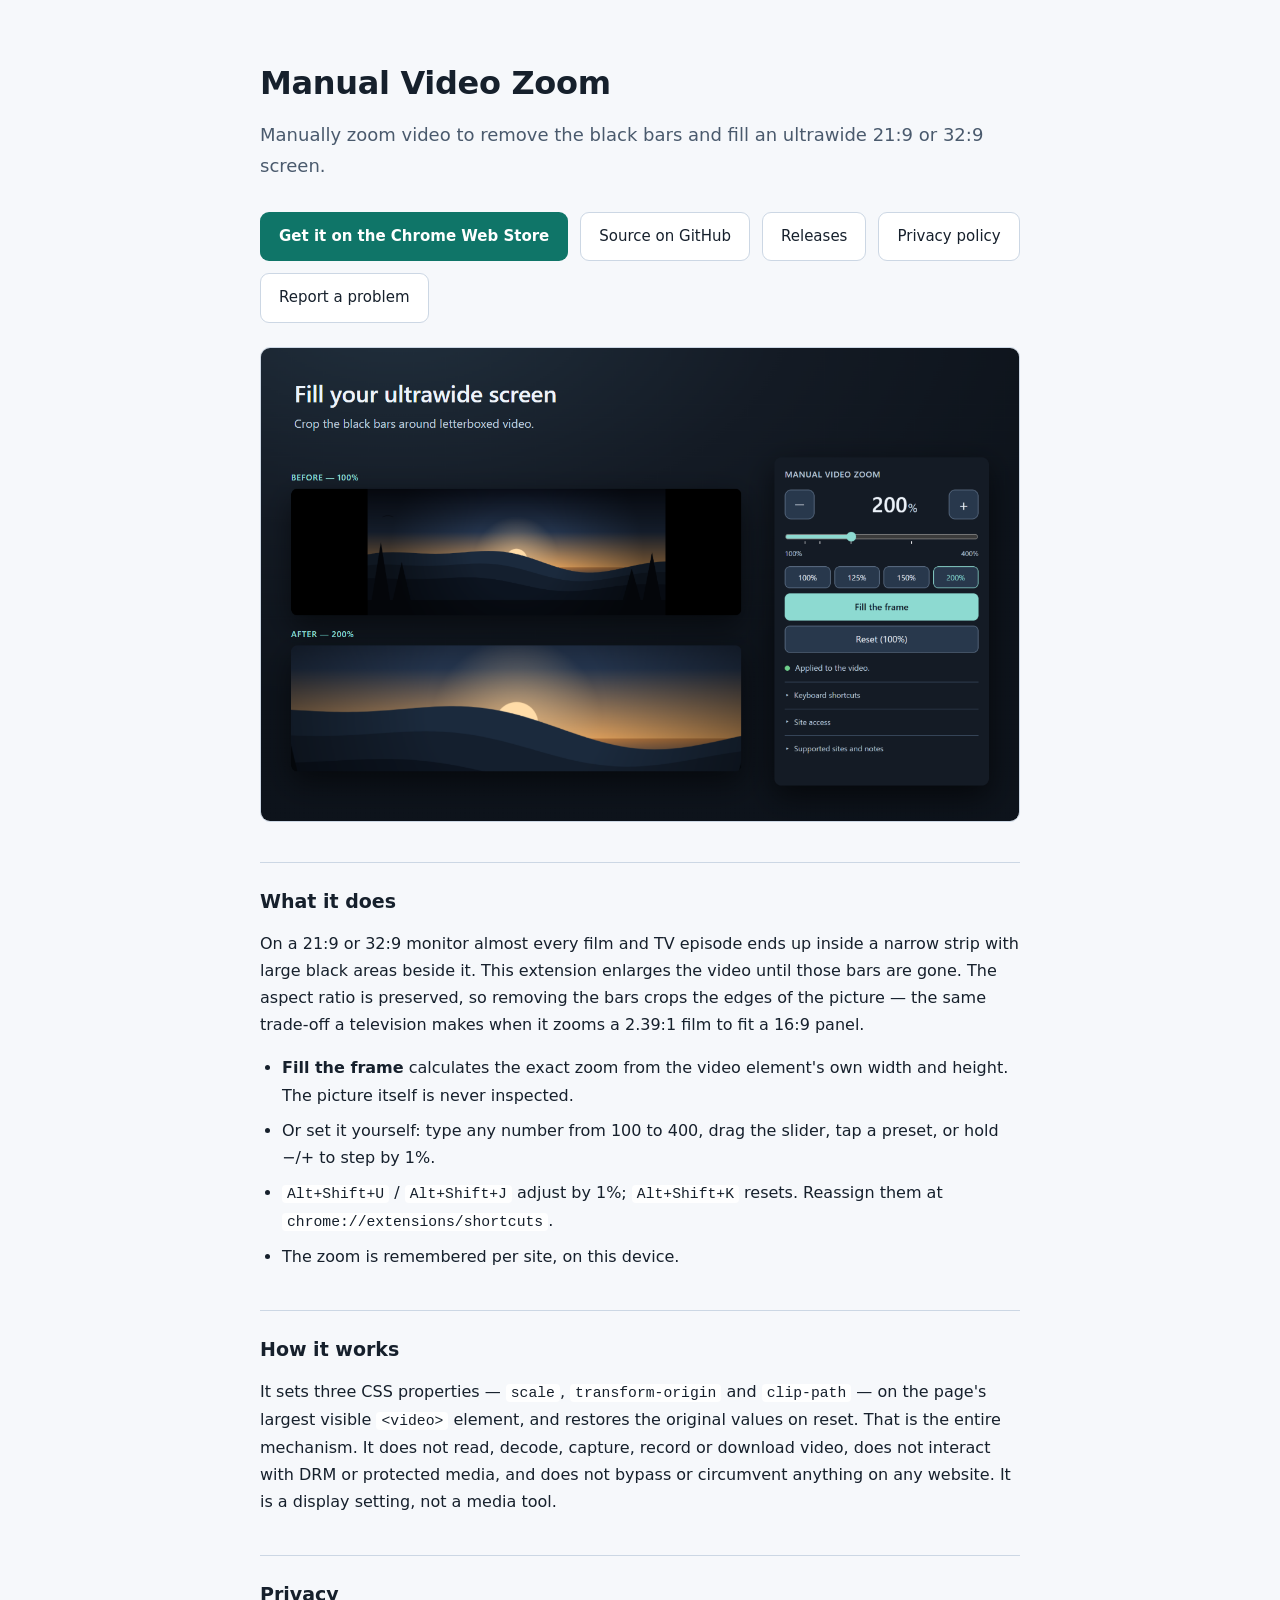
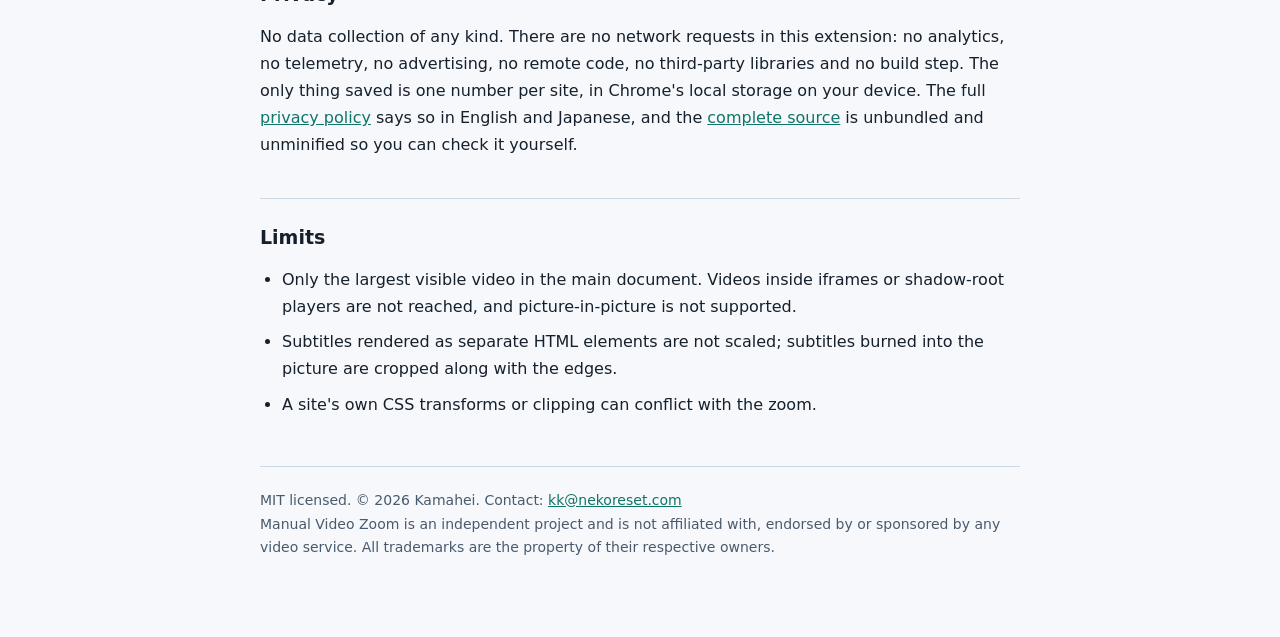
<file: docs/index.html>
<!doctype html>
<html lang="en">
<meta charset="utf-8">
<meta name="viewport" content="width=device-width, initial-scale=1">
<title>Manual Video Zoom</title>
<meta name="description" content="Chrome extension that manually zooms and crops HTML5 video so black bars disappear on a 21:9 or 32:9 ultrawide screen.">
<style>
  :root { color-scheme: dark light;
    --bg:#141b25; --card:#1b2432; --fg:#edf3fa; --muted:#bdcbdc; --line:#3a4a5e;
    --accent:#8ddad1; --accent-ink:#0d1520; }
  @media (prefers-color-scheme: light) {
    :root { --bg:#f6f8fb; --card:#ffffff; --fg:#16202c; --muted:#4a5a6d; --line:#ccd7e4;
      --accent:#0f7568; --accent-ink:#ffffff; }
  }
  * { box-sizing: border-box; }
  body { margin:0; padding:56px 20px 80px; background:var(--bg); color:var(--fg);
         font:16px/1.7 system-ui,"Segoe UI","Yu Gothic UI",Roboto,sans-serif; }
  main { max-width:760px; margin:0 auto; }
  h1 { font-size:32px; margin:0 0 10px; letter-spacing:-.01em; }
  .tag { color:var(--muted); font-size:18px; margin:0 0 30px; }
  h2 { font-size:19px; margin:40px 0 12px; padding-top:22px; border-top:1px solid var(--line); }
  p { margin:0 0 16px; }
  ul { margin:0 0 16px; padding-left:22px; }
  li { margin-bottom:8px; }
  a { color:var(--accent); }
  .links { display:flex; flex-wrap:wrap; gap:12px; margin:26px 0 8px; }
  .links a { display:inline-block; padding:11px 18px; border-radius:9px; text-decoration:none;
             border:1px solid var(--line); background:var(--card); color:var(--fg); font-size:15px; }
  .links a.primary { background:var(--accent); color:var(--accent-ink); border-color:transparent;
                     font-weight:600; }
  img { max-width:100%; border-radius:10px; border:1px solid var(--line); display:block; margin:24px 0; }
  code { background:var(--card); padding:1px 5px; border-radius:4px; font-size:.92em; }
  footer { margin-top:48px; padding-top:22px; border-top:1px solid var(--line);
           color:var(--muted); font-size:14px; }
</style>
<main>
  <h1>Manual Video Zoom</h1>
  <p class="tag">Manually zoom video to remove the black bars and fill an ultrawide 21:9 or 32:9 screen.</p>

  <div class="links">
    <a class="primary" href="https://chromewebstore.google.com/detail/manual-video-zoom/bangdldkomlemcendmmfecogcpjhoelf">Get it on the Chrome Web Store</a>
    <a href="https://github.com/kamahei/manual-video-zoom">Source on GitHub</a>
    <a href="https://github.com/kamahei/manual-video-zoom/releases">Releases</a>
    <a href="privacy.html">Privacy policy</a>
    <a href="https://github.com/kamahei/manual-video-zoom/issues">Report a problem</a>
  </div>

  <img src="hero.png"
       alt="The same video at 100% with black bars on both sides, and at 200% filling the frame, beside the extension's control popup.">

  <h2>What it does</h2>
  <p>On a 21:9 or 32:9 monitor almost every film and TV episode ends up inside a narrow strip with
  large black areas beside it. This extension enlarges the video until those bars are gone. The
  aspect ratio is preserved, so removing the bars crops the edges of the picture — the same
  trade-off a television makes when it zooms a 2.39:1 film to fit a 16:9 panel.</p>
  <ul>
    <li><strong>Fill the frame</strong> calculates the exact zoom from the video element's own
      width and height. The picture itself is never inspected.</li>
    <li>Or set it yourself: type any number from 100 to 400, drag the slider, tap a preset, or
      hold −/+ to step by 1%.</li>
    <li><code>Alt+Shift+U</code> / <code>Alt+Shift+J</code> adjust by 1%; <code>Alt+Shift+K</code>
      resets. Reassign them at <code>chrome://extensions/shortcuts</code>.</li>
    <li>The zoom is remembered per site, on this device.</li>
  </ul>

  <h2>How it works</h2>
  <p>It sets three CSS properties — <code>scale</code>, <code>transform-origin</code> and
  <code>clip-path</code> — on the page's largest visible <code>&lt;video&gt;</code> element, and
  restores the original values on reset. That is the entire mechanism. It does not read, decode,
  capture, record or download video, does not interact with DRM or protected media, and does not
  bypass or circumvent anything on any website. It is a display setting, not a media tool.</p>

  <h2>Privacy</h2>
  <p>No data collection of any kind. There are no network requests in this extension: no
  analytics, no telemetry, no advertising, no remote code, no third-party libraries and no build
  step. The only thing saved is one number per site, in Chrome's local storage on your device.
  The full <a href="privacy.html">privacy policy</a> says so in English and Japanese, and the
  <a href="https://github.com/kamahei/manual-video-zoom">complete source</a> is unbundled and
  unminified so you can check it yourself.</p>

  <h2>Limits</h2>
  <ul>
    <li>Only the largest visible video in the main document. Videos inside iframes or shadow-root
      players are not reached, and picture-in-picture is not supported.</li>
    <li>Subtitles rendered as separate HTML elements are not scaled; subtitles burned into the
      picture are cropped along with the edges.</li>
    <li>A site's own CSS transforms or clipping can conflict with the zoom.</li>
  </ul>

  <footer>
    MIT licensed. © 2026 Kamahei. Contact: <a href="mailto:kk@nekoreset.com">kk@nekoreset.com</a><br>
    Manual Video Zoom is an independent project and is not affiliated with, endorsed by or
    sponsored by any video service. All trademarks are the property of their respective owners.
  </footer>
</main>
</html>
</file>
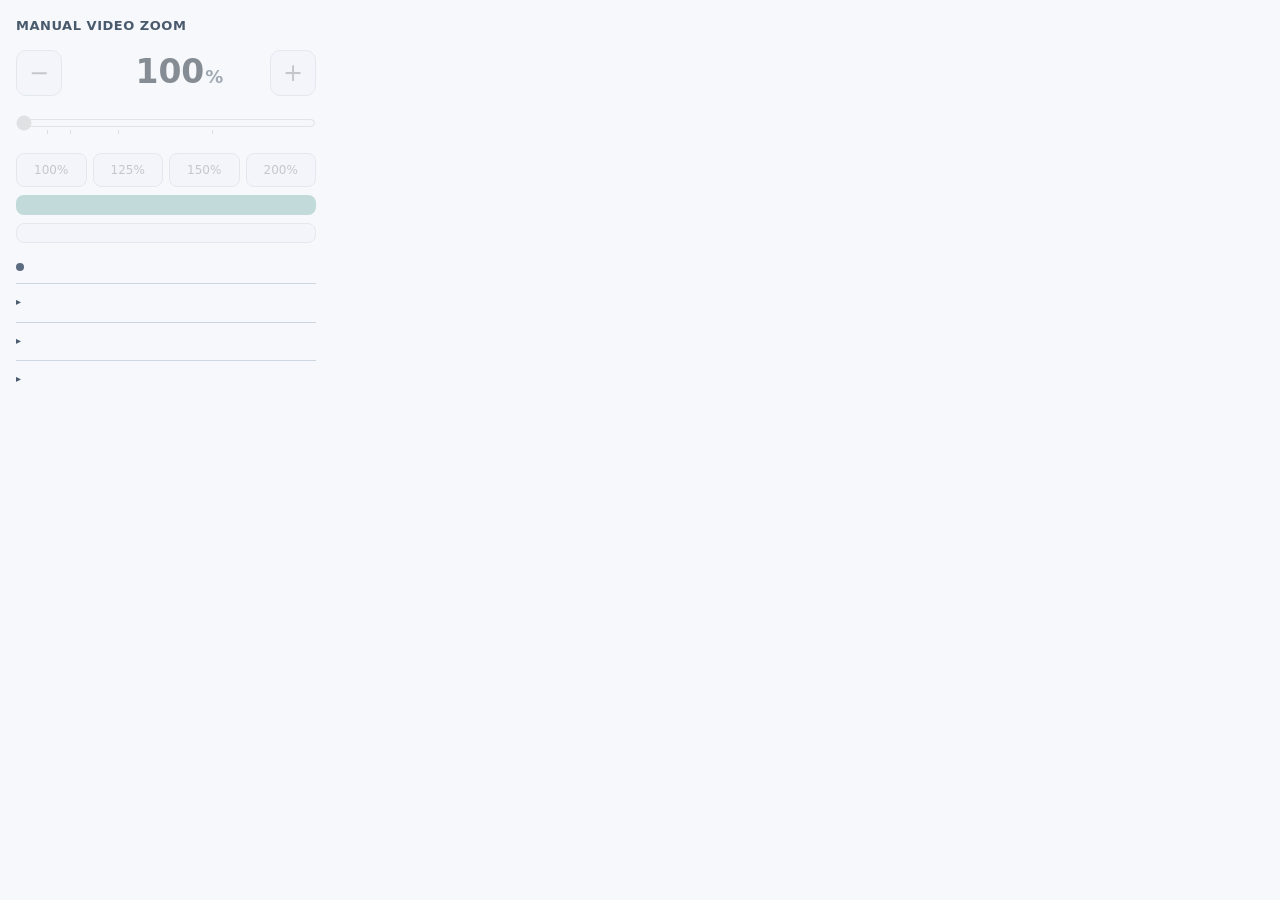
<file: popup.html>
<!doctype html>
<html lang="en">
<meta charset="utf-8">
<meta name="viewport" content="width=device-width, initial-scale=1">
<title>Manual Video Zoom</title>
<link rel="stylesheet" href="popup.css">
<body>
  <h1 data-i18n="appName">Manual Video Zoom</h1>

  <fieldset disabled id="controls">
    <legend class="sr-only" data-i18n="zoomLabel"></legend>

    <div class="dial">
      <button type="button" id="decrease" class="step">&minus;</button>
      <div class="readout">
        <input id="amount" type="number" inputmode="numeric" min="100" max="400" step="1" value="100">
        <span aria-hidden="true">%</span>
      </div>
      <button type="button" id="increase" class="step">+</button>
    </div>

    <input id="zoom" type="range" min="100" max="400" step="1" value="100" list="ticks">
    <datalist id="ticks">
      <option value="125"></option>
      <option value="150"></option>
      <option value="200"></option>
      <option value="300"></option>
    </datalist>
    <div class="range-ends" aria-hidden="true"><span id="range-min"></span><span id="range-max"></span></div>

    <div class="presets" id="presets" role="group">
      <button type="button" data-percent="100">100%</button>
      <button type="button" data-percent="125">125%</button>
      <button type="button" data-percent="150">150%</button>
      <button type="button" data-percent="200">200%</button>
    </div>

    <button type="button" id="fit" class="wide" data-i18n="fitButton"></button>
    <button type="button" id="reset" class="wide" data-i18n="resetButton"></button>
  </fieldset>

  <p id="status" role="status" aria-live="polite" data-state="pending" data-i18n="connecting"></p>

  <div id="access" hidden>
    <p id="access-note"></p>
    <button type="button" id="enable-site"></button>
  </div>

  <details>
    <summary data-i18n="shortcutsSummary"></summary>
    <p class="keys" id="keys"></p>
    <button type="button" id="edit-shortcuts" data-i18n="editShortcuts"></button>
  </details>

  <details>
    <summary data-i18n="accessSummary"></summary>
    <p data-i18n="accessNote"></p>
    <button type="button" id="enable-all" data-i18n="enableAll"></button>
  </details>

  <details>
    <summary data-i18n="detailsSummary"></summary>
    <p data-i18n="intro"></p>
    <p data-i18n="fitHint"></p>
    <p data-i18n="storageNote"></p>
    <p data-i18n="sites"></p>
  </details>

  <script src="constants.js"></script>
  <script src="popup.js"></script>
</body>
</html>
</file>
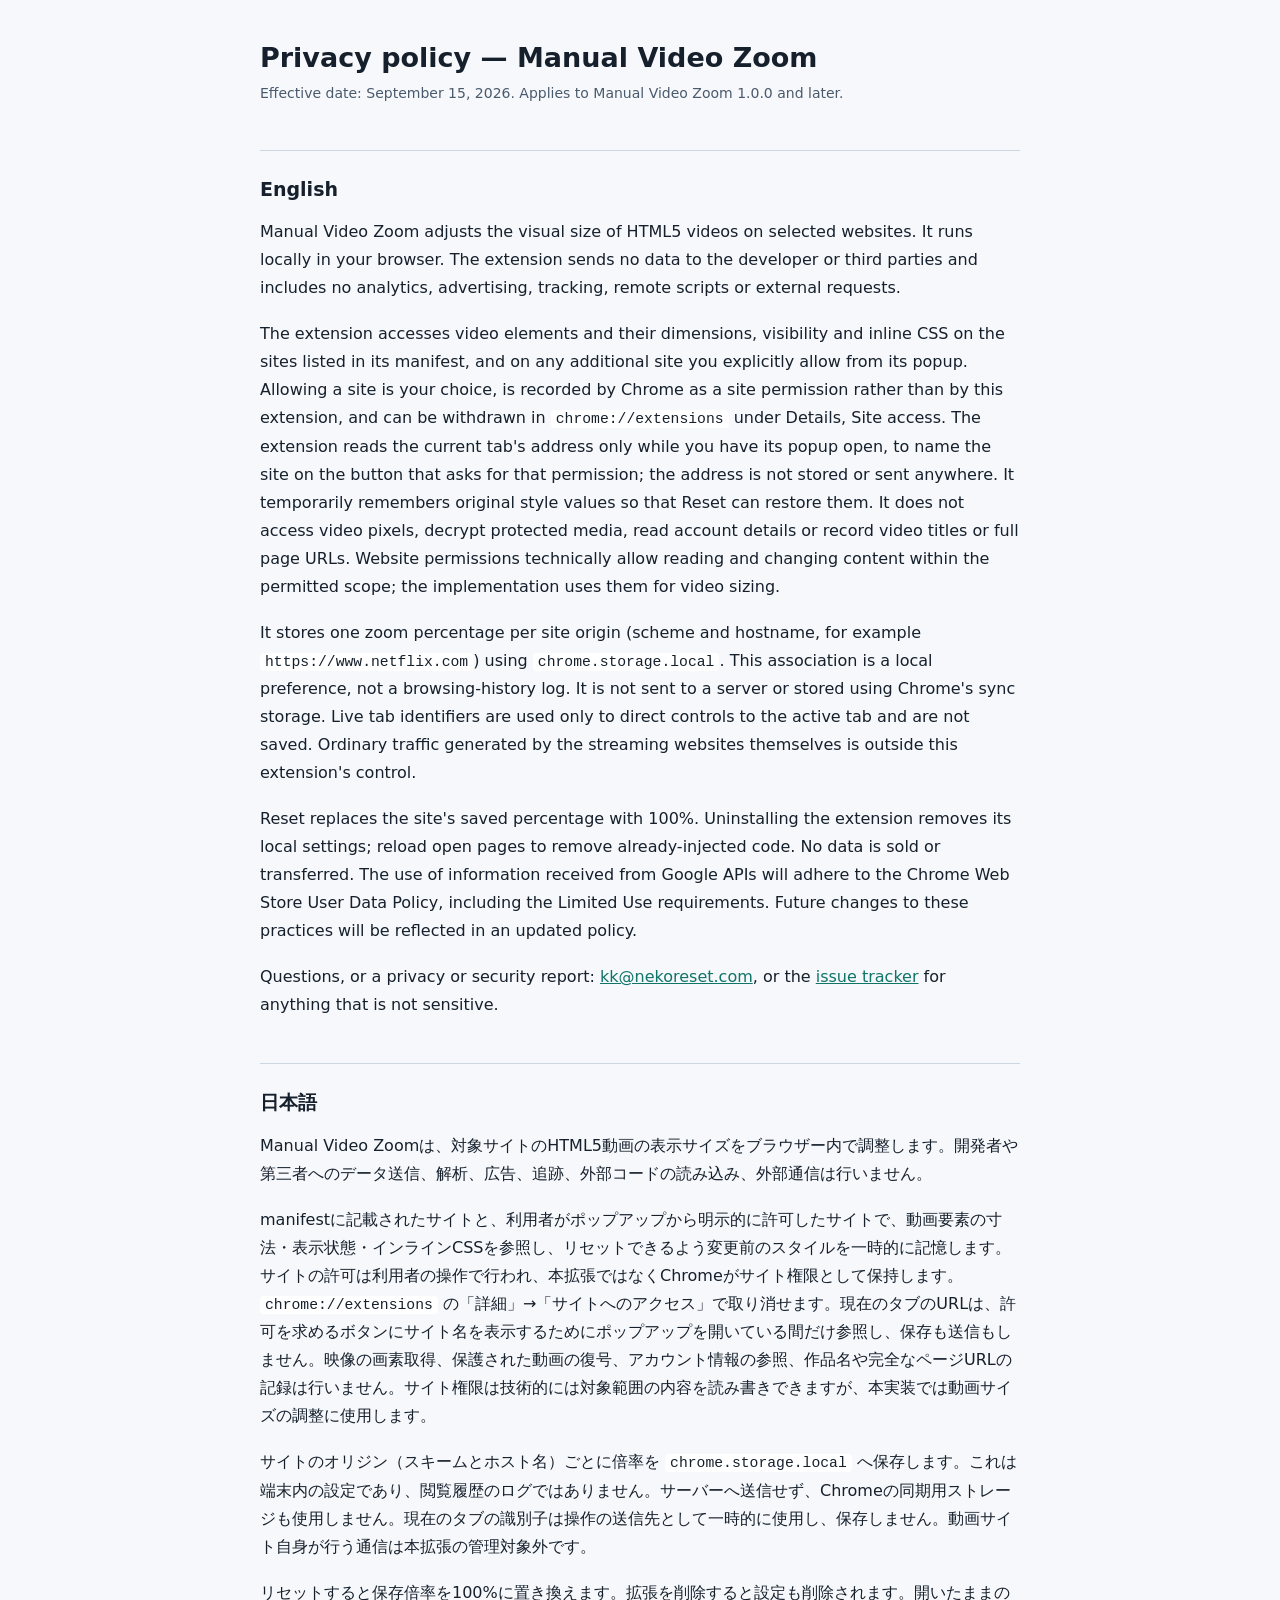
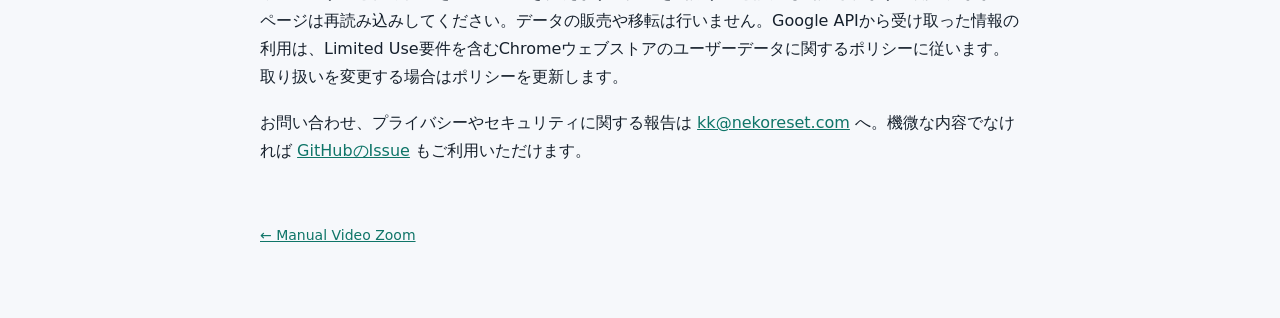
<file: docs/privacy.html>
<!doctype html>
<html lang="en">
<meta charset="utf-8">
<meta name="viewport" content="width=device-width, initial-scale=1">
<title>Privacy policy — Manual Video Zoom</title>
<style>
  :root { color-scheme: dark light;
    --bg:#141b25; --card:#1b2432; --fg:#edf3fa; --muted:#bdcbdc; --line:#3a4a5e; --accent:#8ddad1; }
  @media (prefers-color-scheme: light) {
    :root { --bg:#f6f8fb; --card:#ffffff; --fg:#16202c; --muted:#4a5a6d; --line:#ccd7e4; --accent:#0f7568; }
  }
  * { box-sizing: border-box; }
  body { margin:0; padding:40px 20px 72px; background:var(--bg); color:var(--fg);
         font:16px/1.75 system-ui,"Segoe UI","Yu Gothic UI",Roboto,sans-serif; }
  main { max-width:760px; margin:0 auto; }
  h1 { font-size:27px; line-height:1.3; margin:0 0 6px; }
  h2 { font-size:19px; margin:44px 0 12px; padding-top:22px; border-top:1px solid var(--line); }
  p { margin:0 0 18px; }
  .meta { color:var(--muted); font-size:14px; margin-bottom:34px; }
  a { color:var(--accent); }
  .back { display:inline-block; margin-top:40px; font-size:14px; }
  code { background:var(--card); padding:1px 5px; border-radius:4px; font-size:.92em; }
</style>
<main>
  <h1>Privacy policy — Manual Video Zoom</h1>
  <p class="meta">Effective date: September 15, 2026. Applies to Manual Video Zoom 1.0.0 and later.</p>

  <h2>English</h2>
  <p>Manual Video Zoom adjusts the visual size of HTML5 videos on selected websites. It runs
  locally in your browser. The extension sends no data to the developer or third parties and
  includes no analytics, advertising, tracking, remote scripts or external requests.</p>

  <p>The extension accesses video elements and their dimensions, visibility and inline CSS on the
  sites listed in its manifest, and on any additional site you explicitly allow from its popup.
  Allowing a site is your choice, is recorded by Chrome as a site permission rather than by this
  extension, and can be withdrawn in <code>chrome://extensions</code> under Details, Site access.
  The extension reads the current tab's address only while you have its popup open, to name the
  site on the button that asks for that permission; the address is not stored or sent anywhere. It
  temporarily remembers original style values so that Reset can restore them. It does not access
  video pixels, decrypt protected media, read account details or record video titles or full page
  URLs. Website permissions technically allow reading and changing content within the permitted
  scope; the implementation uses them for video sizing.</p>

  <p>It stores one zoom percentage per site origin (scheme and hostname, for example
  <code>https://www.netflix.com</code>) using <code>chrome.storage.local</code>. This association
  is a local preference, not a browsing-history log. It is not sent to a server or stored using
  Chrome's sync storage. Live tab identifiers are used only to direct controls to the active tab
  and are not saved. Ordinary traffic generated by the streaming websites themselves is outside
  this extension's control.</p>

  <p>Reset replaces the site's saved percentage with 100%. Uninstalling the extension removes its
  local settings; reload open pages to remove already-injected code. No data is sold or
  transferred. The use of information received from Google APIs will adhere to the Chrome Web
  Store User Data Policy, including the Limited Use requirements. Future changes to these
  practices will be reflected in an updated policy.</p>

  <p>Questions, or a privacy or security report: <a href="mailto:kk@nekoreset.com">kk@nekoreset.com</a>,
  or the <a href="https://github.com/kamahei/manual-video-zoom/issues">issue tracker</a> for
  anything that is not sensitive.</p>

  <h2>日本語</h2>
  <p>Manual Video Zoomは、対象サイトのHTML5動画の表示サイズをブラウザー内で調整します。開発者や第三者へのデータ送信、解析、広告、追跡、外部コードの読み込み、外部通信は行いません。</p>

  <p>manifestに記載されたサイトと、利用者がポップアップから明示的に許可したサイトで、動画要素の寸法・表示状態・インラインCSSを参照し、リセットできるよう変更前のスタイルを一時的に記憶します。サイトの許可は利用者の操作で行われ、本拡張ではなくChromeがサイト権限として保持します。<code>chrome://extensions</code> の「詳細」→「サイトへのアクセス」で取り消せます。現在のタブのURLは、許可を求めるボタンにサイト名を表示するためにポップアップを開いている間だけ参照し、保存も送信もしません。映像の画素取得、保護された動画の復号、アカウント情報の参照、作品名や完全なページURLの記録は行いません。サイト権限は技術的には対象範囲の内容を読み書きできますが、本実装では動画サイズの調整に使用します。</p>

  <p>サイトのオリジン（スキームとホスト名）ごとに倍率を <code>chrome.storage.local</code> へ保存します。これは端末内の設定であり、閲覧履歴のログではありません。サーバーへ送信せず、Chromeの同期用ストレージも使用しません。現在のタブの識別子は操作の送信先として一時的に使用し、保存しません。動画サイト自身が行う通信は本拡張の管理対象外です。</p>

  <p>リセットすると保存倍率を100%に置き換えます。拡張を削除すると設定も削除されます。開いたままのページは再読み込みしてください。データの販売や移転は行いません。Google APIから受け取った情報の利用は、Limited Use要件を含むChromeウェブストアのユーザーデータに関するポリシーに従います。取り扱いを変更する場合はポリシーを更新します。</p>

  <p>お問い合わせ、プライバシーやセキュリティに関する報告は <a href="mailto:kk@nekoreset.com">kk@nekoreset.com</a> へ。機微な内容でなければ <a href="https://github.com/kamahei/manual-video-zoom/issues">GitHubのIssue</a> もご利用いただけます。</p>

  <a class="back" href="./">← Manual Video Zoom</a>
</main>
</html>
</file>
<file: popup.css>
:root {
  color-scheme: dark light;
  --bg: #141b25;
  --fg: #edf3fa;
  --muted: #bdcbdc;
  --line: #3a4a5e;
  --control: #28384c;
  --control-hover: #3b516d;
  --control-line: #62758d;
  --accent: #8ddad1;
  --accent-ink: #0d1520;
  --ok: #6fd08c;
  --warn: #e6c264;
  --error: #f08a8a;
  --pending: #8fa3ba;
}
@media (prefers-color-scheme: light) {
  :root {
    --bg: #f6f8fb;
    --fg: #16202c;
    --muted: #4a5a6d;
    --line: #ccd7e4;
    --control: #e7edf5;
    --control-hover: #d5e0ed;
    --control-line: #a2b2c5;
    --accent: #0f7568;
    --accent-ink: #ffffff;
    --ok: #1c7340;
    --warn: #845d0c;
    --error: #ab2727;
    --pending: #5b6c80;
  }
}

body { width: 300px; margin: 0; padding: 16px; background: var(--bg); color: var(--fg); font: 14px/1.55 system-ui, sans-serif; }
h1 { margin: 0 0 14px; font-size: 13px; font-weight: 600; letter-spacing: .04em; text-transform: uppercase; color: var(--muted); }

fieldset { margin: 0; padding: 0; border: 0; }
fieldset:disabled { opacity: .5; }
.sr-only { position: absolute; width: 1px; height: 1px; overflow: hidden; clip-path: inset(50%); white-space: nowrap; }

button { background: var(--control); color: var(--fg); border: 1px solid var(--control-line); border-radius: 8px; padding: 9px; font: inherit; cursor: pointer; }
button:hover:not(:disabled) { background: var(--control-hover); }
button:disabled { opacity: .45; cursor: default; }
:focus-visible { outline: 2px solid var(--accent); outline-offset: 2px; }

/* Current value */
.dial { display: flex; align-items: center; gap: 10px; }
.step { flex: 0 0 46px; height: 46px; padding: 0; font-size: 24px; line-height: 1; border-radius: 10px; }
.readout { flex: 1; display: flex; align-items: baseline; justify-content: center; gap: 1px; }
#amount { width: 2.9em; padding: 0; background: transparent; border: 0; border-bottom: 2px solid transparent;
  color: var(--fg); font: 700 33px/1.1 system-ui, sans-serif; text-align: right; }
#amount::-webkit-inner-spin-button, #amount::-webkit-outer-spin-button { appearance: none; margin: 0; }
#amount:hover, #amount:focus { border-bottom-color: var(--control-line); }
.readout span { font-size: 18px; font-weight: 600; color: var(--muted); }

/* Slider */
#zoom { width: 100%; margin: 16px 0 2px; accent-color: var(--accent); }
.range-ends { display: flex; justify-content: space-between; font-size: 11px; color: var(--muted); }

/* Presets */
.presets { display: flex; gap: 6px; margin: 12px 0 0; }
.presets button { flex: 1; padding: 7px 0; font-size: 12px; }
.presets button[aria-pressed="true"] { border-color: var(--accent); color: var(--accent); }

.wide { width: 100%; margin-top: 8px; }
#fit { background: var(--accent); border-color: transparent; color: var(--accent-ink); font-weight: 600; }
#fit:hover:not(:disabled) { background: var(--accent); filter: brightness(1.08); }

/* Status */
#status { display: flex; gap: 8px; margin: 14px 0 0; font-size: 12.5px; color: var(--muted); }
#status::before { content: ""; flex: 0 0 8px; width: 8px; height: 8px; margin-top: .48em; border-radius: 50%; background: var(--pending); }
#status[data-state="ok"]::before { background: var(--ok); }
#status[data-state="warn"]::before { background: var(--warn); }
#status[data-state="error"]::before { background: var(--error); }

/* Site access prompt */
#access { margin-top: 10px; padding: 12px; border: 1px solid var(--control-line); border-radius: 8px; background: var(--control); }
#access p { margin: 0 0 10px; font-size: 12.5px; color: var(--muted); }
#access button { width: 100%; background: var(--accent); border-color: transparent; color: var(--accent-ink); font-weight: 600; }
#access button:hover { background: var(--accent); filter: brightness(1.08); }

/* Collapsed reference sections */
details { margin-top: 12px; padding-top: 10px; border-top: 1px solid var(--line); }
summary { display: flex; align-items: center; gap: 6px; font-size: 12px; color: var(--muted); cursor: pointer; list-style: none; }
summary::-webkit-details-marker { display: none; }
summary::before { content: "\25B8"; font-size: 10px; transition: transform .12s; }
details[open] summary::before { transform: rotate(90deg); }
details p { margin: 8px 0; font-size: 12px; color: var(--muted); }
details button { width: 100%; padding: 7px; font-size: 12px; }
</file>
